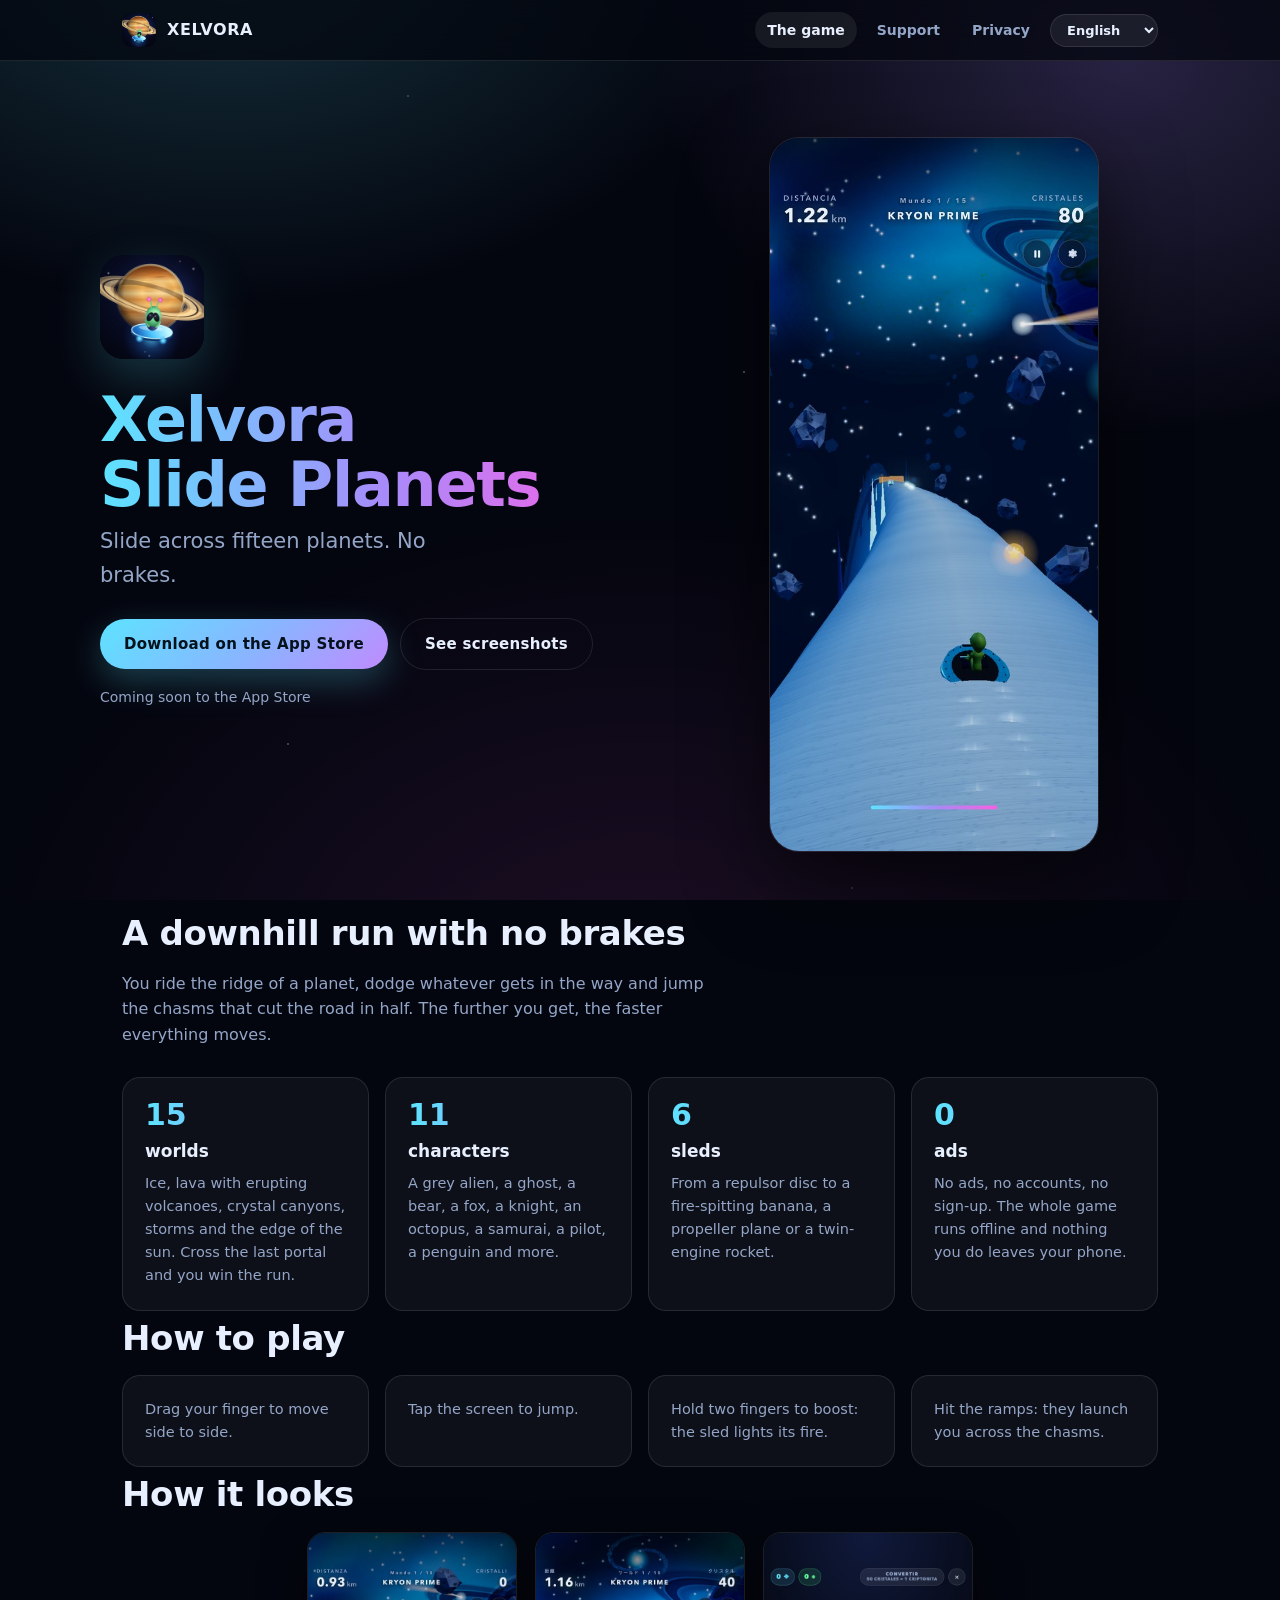
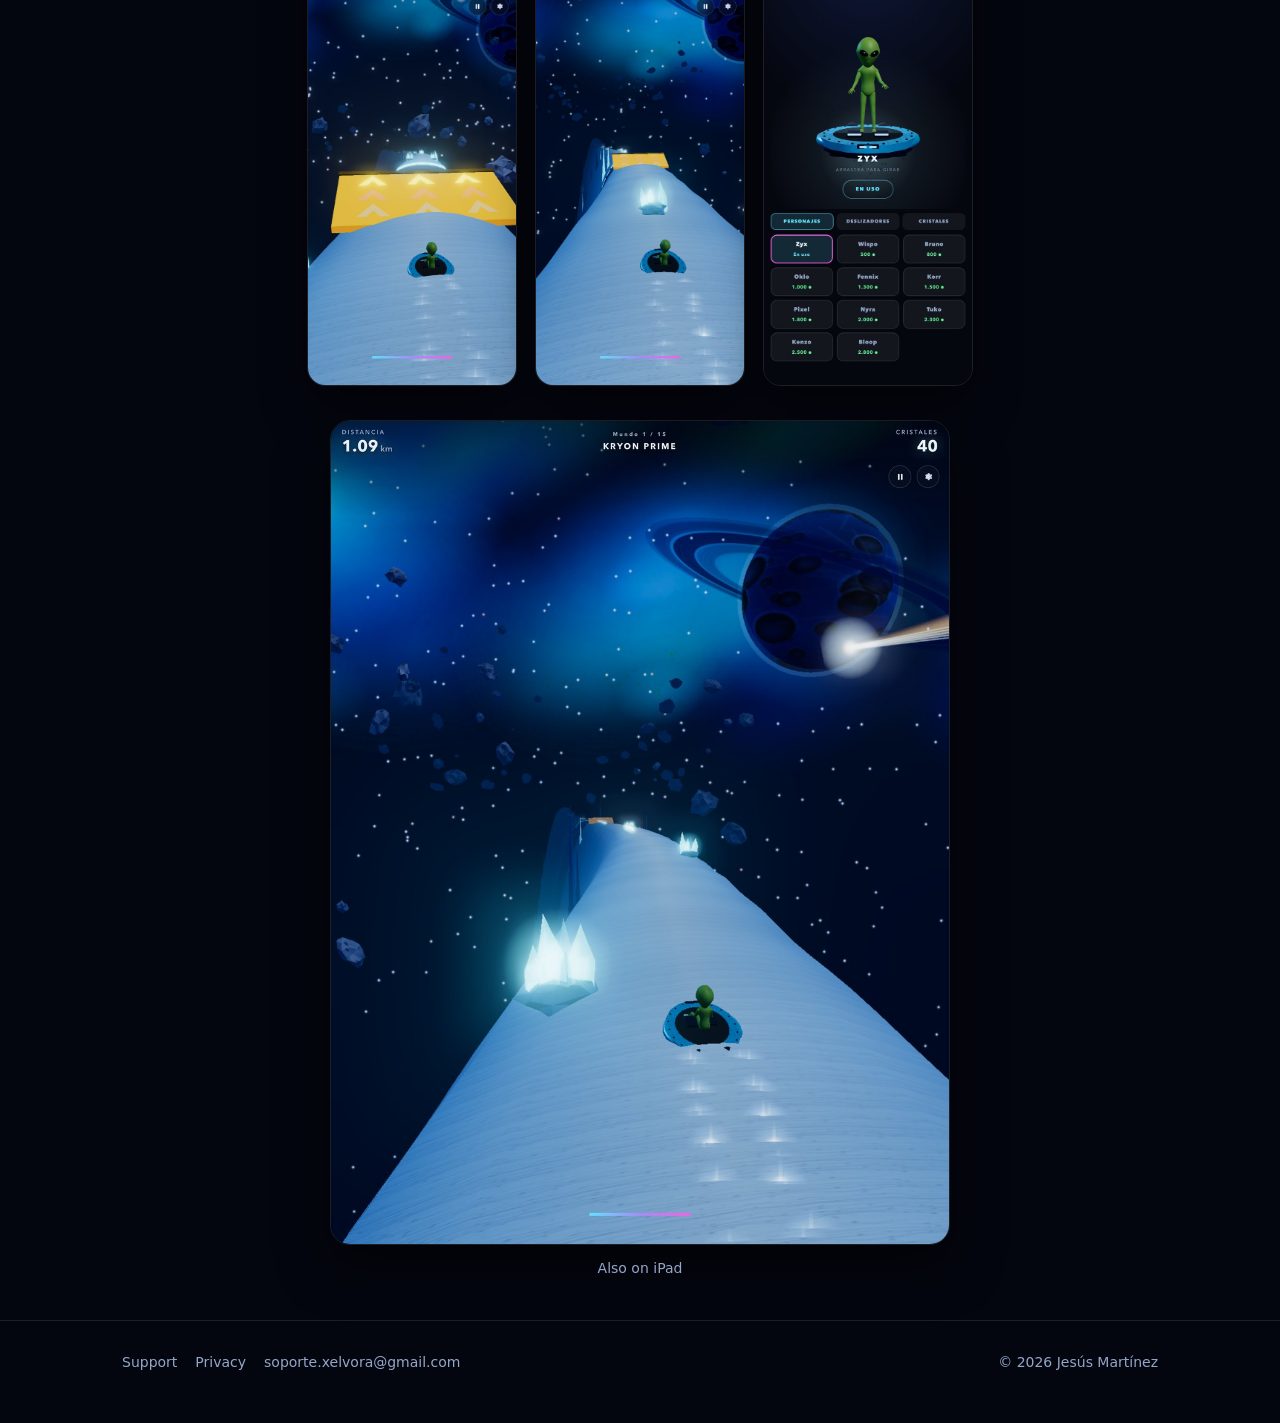
<file: index.html>
<!DOCTYPE html>
<html lang="es">
<head>
<meta charset="utf-8">
<meta name="viewport" content="width=device-width, initial-scale=1">
<title>Xelvora: Slide Planets</title>
<meta name="description" content="Juego de deslizamiento por quince planetas. Esquiva rocas, salta abismos y llega lo más lejos que puedas. Sin conexión, sin anuncios y sin cuentas.">
<meta property="og:title" content="Xelvora: Slide Planets">
<meta property="og:description" content="Deslízate por quince planetas. Sin frenos.">
<meta property="og:image" content="img/icono.png">
<meta property="og:type" content="website">
<link rel="icon" href="img/favicon.png">
<link rel="apple-touch-icon" href="img/icono-180.png">
<link rel="stylesheet" href="css/estilo.css">
<script src="js/idioma.js" defer></script>
</head>
<body>

<header class="barra">
  <div class="envoltorio">
    <a class="marca" href="index.html">
      <img src="img/icono.png" alt="Icono de Xelvora">
      <span>XELVORA</span>
    </a>
    <nav class="menu">
      <a href="index.html" aria-current="page" data-t="navJuego">El juego</a>
      <a href="soporte.html" data-t="navSoporte">Soporte</a>
      <a href="privacidad.html" data-t="navPriv">Privacidad</a>
      <select id="selIdioma" class="idioma" aria-label="Idioma">
        <option value="es">Español</option>
        <option value="en">English</option>
        <option value="fr">Français</option>
        <option value="it">Italiano</option>
        <option value="ja">日本語</option>
        <option value="zh">简体中文</option>
      </select>
    </nav>
  </div>
</header>

<main>
  <section class="portada envoltorio">
    <div>
      <img class="icono" src="img/icono.png" alt="Icono de Xelvora">
      <h1>Xelvora<br>Slide Planets</h1>
      <p class="lema" data-t="lema">Deslízate por quince planetas. Sin frenos.</p>
      <div class="acciones">
        <!-- Cuando la app esté publicada, cambia # por el enlace de la App Store -->
        <a class="boton" href="#" data-t="btnStore">Descargar en App Store</a>
        <a class="boton fantasma" href="#capturas" data-t="btnVer">Ver capturas</a>
      </div>
      <p class="lema" style="font-size:14px;margin-top:16px" data-t="prox">Próximamente en App Store</p>
    </div>
    <figure>
      <img src="img/juego-1.jpg" alt="Partida de Xelvora en un mundo de hielo" width="560" height="1217">
    </figure>
  </section>

  <section class="envoltorio">
    <h2 data-t="quéTit">Un descenso sin frenos</h2>
    <p class="bajada" data-t="quéTxt">Bajas por la cresta de un planeta, esquivas lo que se cruza y saltas los abismos que parten el camino. Cuanto más lejos llegas, más rápido va todo.</p>
    <div class="rejilla">
      <div class="tarjeta">
        <div class="num">15</div>
        <h3 data-t="c1t">mundos</h3>
        <p data-t="c1p">Hielo, lava con volcanes, cañones de cristal, tormentas y la orilla del sol. Cruza el último portal y ganas la partida.</p>
      </div>
      <div class="tarjeta">
        <div class="num">11</div>
        <h3 data-t="c2t">personajes</h3>
        <p data-t="c2p">Un alienígena gris, un fantasma, un oso, un zorro, un caballero, un pulpo, un samurái, una piloto, un pingüino y más.</p>
      </div>
      <div class="tarjeta">
        <div class="num">6</div>
        <h3 data-t="c3t">deslizadores</h3>
        <p data-t="c3p">Del disco de repulsión a una banana que escupe fuego, un avión de hélice o un cohete de dos motores.</p>
      </div>
      <div class="tarjeta">
        <div class="num">0</div>
        <h3 data-t="c4t">anuncios</h3>
        <p data-t="c4p">Ni anuncios, ni cuentas, ni registro. Se juega entero sin conexión y nada de lo que haces sale de tu teléfono.</p>
      </div>
    </div>
  </section>

  <section class="envoltorio">
    <h2 data-t="comoTit">Cómo se juega</h2>
    <div class="rejilla">
      <div class="tarjeta"><p data-t="como1">Arrastra el dedo para moverte de lado a lado.</p></div>
      <div class="tarjeta"><p data-t="como2">Toca la pantalla para saltar.</p></div>
      <div class="tarjeta"><p data-t="como3">Apoya dos dedos para impulsarte: el deslizador enciende el fuego.</p></div>
      <div class="tarjeta"><p data-t="como4">Pasa por las rampas: te lanzan al otro lado de los abismos.</p></div>
    </div>
  </section>

  <section class="envoltorio" id="capturas">
    <h2 data-t="capTit">Así se ve</h2>
    <div class="galeria">
      <img src="img/juego-2.jpg" alt="Rampa de lanzamiento antes de un abismo" width="560" height="1217" loading="lazy">
      <img src="img/juego-4.jpg" alt="Cristales en mitad del camino" width="560" height="1217" loading="lazy">
      <img src="img/juego-3.jpg" alt="Tienda de personajes" width="560" height="1217" loading="lazy">
    </div>
    <figure class="tableta">
      <img src="img/ipad.jpg" alt="Xelvora en iPad" width="1000" height="1333" loading="lazy">
      <figcaption data-t="tambienIpad">También en iPad</figcaption>
    </figure>
  </section>
</main>

<footer>
  <div class="envoltorio">
    <a href="soporte.html" data-t="navSoporte">Soporte</a>
    <a href="privacidad.html" data-t="navPriv">Privacidad</a>
    <a href="mailto:soporte.xelvora@gmail.com">soporte.xelvora@gmail.com</a>
    <span class="derechos">© 2026 Jesús Martínez</span>
  </div>
</footer>

</body>
</html>
</file>
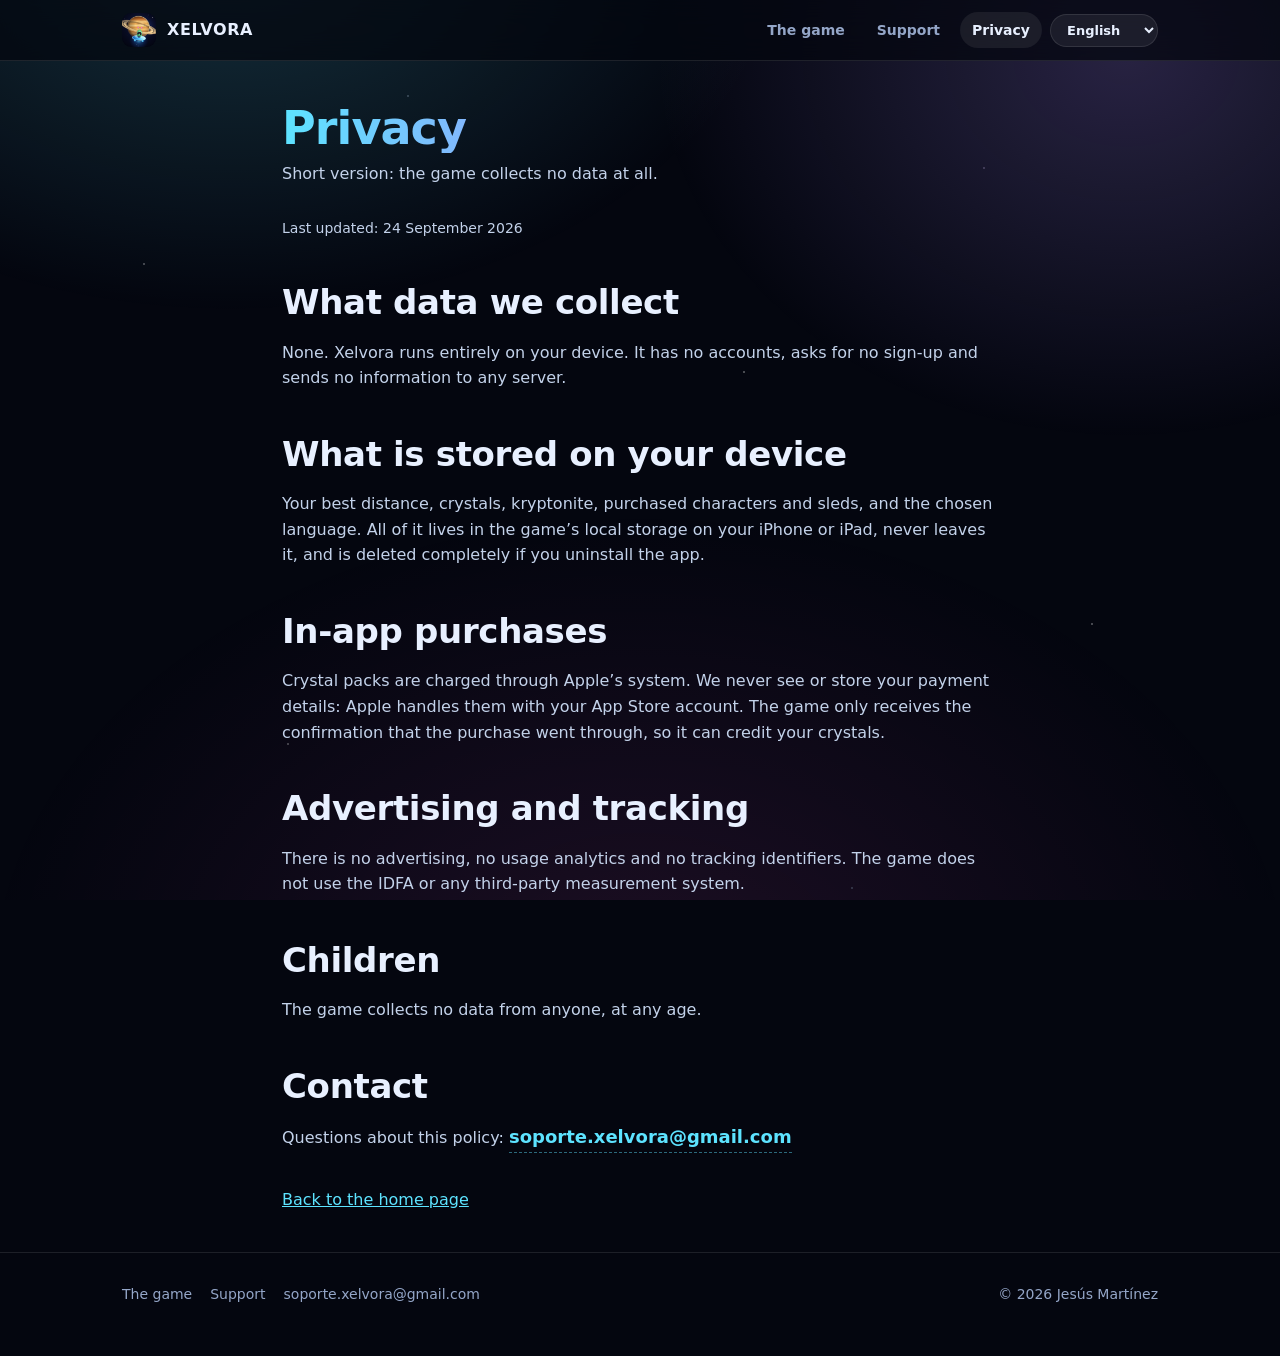
<file: privacidad.html>
<!DOCTYPE html>
<html lang="es">
<head>
<meta charset="utf-8">
<meta name="viewport" content="width=device-width, initial-scale=1">
<title>Privacidad — Xelvora: Slide Planets</title>
<meta name="description" content="Política de privacidad de Xelvora: Slide Planets. El juego no recoge ningún dato.">
<link rel="icon" href="img/favicon.png">
<link rel="apple-touch-icon" href="img/icono-180.png">
<link rel="stylesheet" href="css/estilo.css">
<script src="js/idioma.js" defer></script>
</head>
<body>

<header class="barra">
  <div class="envoltorio">
    <a class="marca" href="index.html">
      <img src="img/icono.png" alt="Icono de Xelvora">
      <span>XELVORA</span>
    </a>
    <nav class="menu">
      <a href="index.html" data-t="navJuego">El juego</a>
      <a href="soporte.html" data-t="navSoporte">Soporte</a>
      <a href="privacidad.html" aria-current="page" data-t="navPriv">Privacidad</a>
      <select id="selIdioma" class="idioma" aria-label="Idioma">
        <option value="es">Español</option>
        <option value="en">English</option>
        <option value="fr">Français</option>
        <option value="it">Italiano</option>
        <option value="ja">日本語</option>
        <option value="zh">简体中文</option>
      </select>
    </nav>
  </div>
</header>

<main class="envoltorio hoja">
  <h1 style="font-size:clamp(32px,5vw,46px)" data-t="privTit">Privacidad</h1>
  <p class="bajada" data-t="privBaj">Resumen: el juego no recoge ningún dato.</p>
  <p class="fecha" data-t="actualizado">Última actualización: 24 de septiembre de 2026</p>

  <h2 data-t="p1t">Qué datos recogemos</h2>
  <p data-t="p1">Ninguno. Xelvora funciona por completo en tu dispositivo. No tiene cuentas, no pide registro y no envía información a ningún servidor.</p>

  <h2 data-t="p2t">Qué se guarda en tu dispositivo</h2>
  <p data-t="p2">El récord de distancia, los cristales, las criptonitas, los personajes y deslizadores comprados y el idioma elegido. Todo eso vive en el almacenamiento local del juego, dentro de tu iPhone o iPad, no sale de ahí y se borra por completo si desinstalas la app.</p>

  <h2 data-t="p3t">Compras dentro de la app</h2>
  <p data-t="p3">Las bolsas de cristales se cobran a través del sistema de Apple. No vemos ni guardamos tus datos de pago: los gestiona Apple con tu cuenta de App Store. El juego solo recibe la confirmación de que la compra se completó, para acreditarte los cristales.</p>

  <h2 data-t="p4t">Publicidad y seguimiento</h2>
  <p data-t="p4">No hay publicidad, ni análisis de uso, ni identificadores de seguimiento. El juego no utiliza el IDFA ni ningún sistema de medición de terceros.</p>

  <h2 data-t="p5t">Menores</h2>
  <p data-t="p5">El juego no recoge datos de nadie, tenga la edad que tenga.</p>

  <h2 data-t="p6t">Contacto</h2>
  <p><span data-t="p6">Si tienes cualquier duda sobre esta política, escribe a</span>
    <a class="correo" href="mailto:soporte.xelvora@gmail.com">soporte.xelvora@gmail.com</a></p>

  <p style="margin-top:34px"><a href="index.html" data-t="volver">Volver al inicio</a></p>
</main>

<footer>
  <div class="envoltorio">
    <a href="index.html" data-t="navJuego">El juego</a>
    <a href="soporte.html" data-t="navSoporte">Soporte</a>
    <a href="mailto:soporte.xelvora@gmail.com">soporte.xelvora@gmail.com</a>
    <span class="derechos">© 2026 Jesús Martínez</span>
  </div>
</footer>

</body>
</html>
</file>
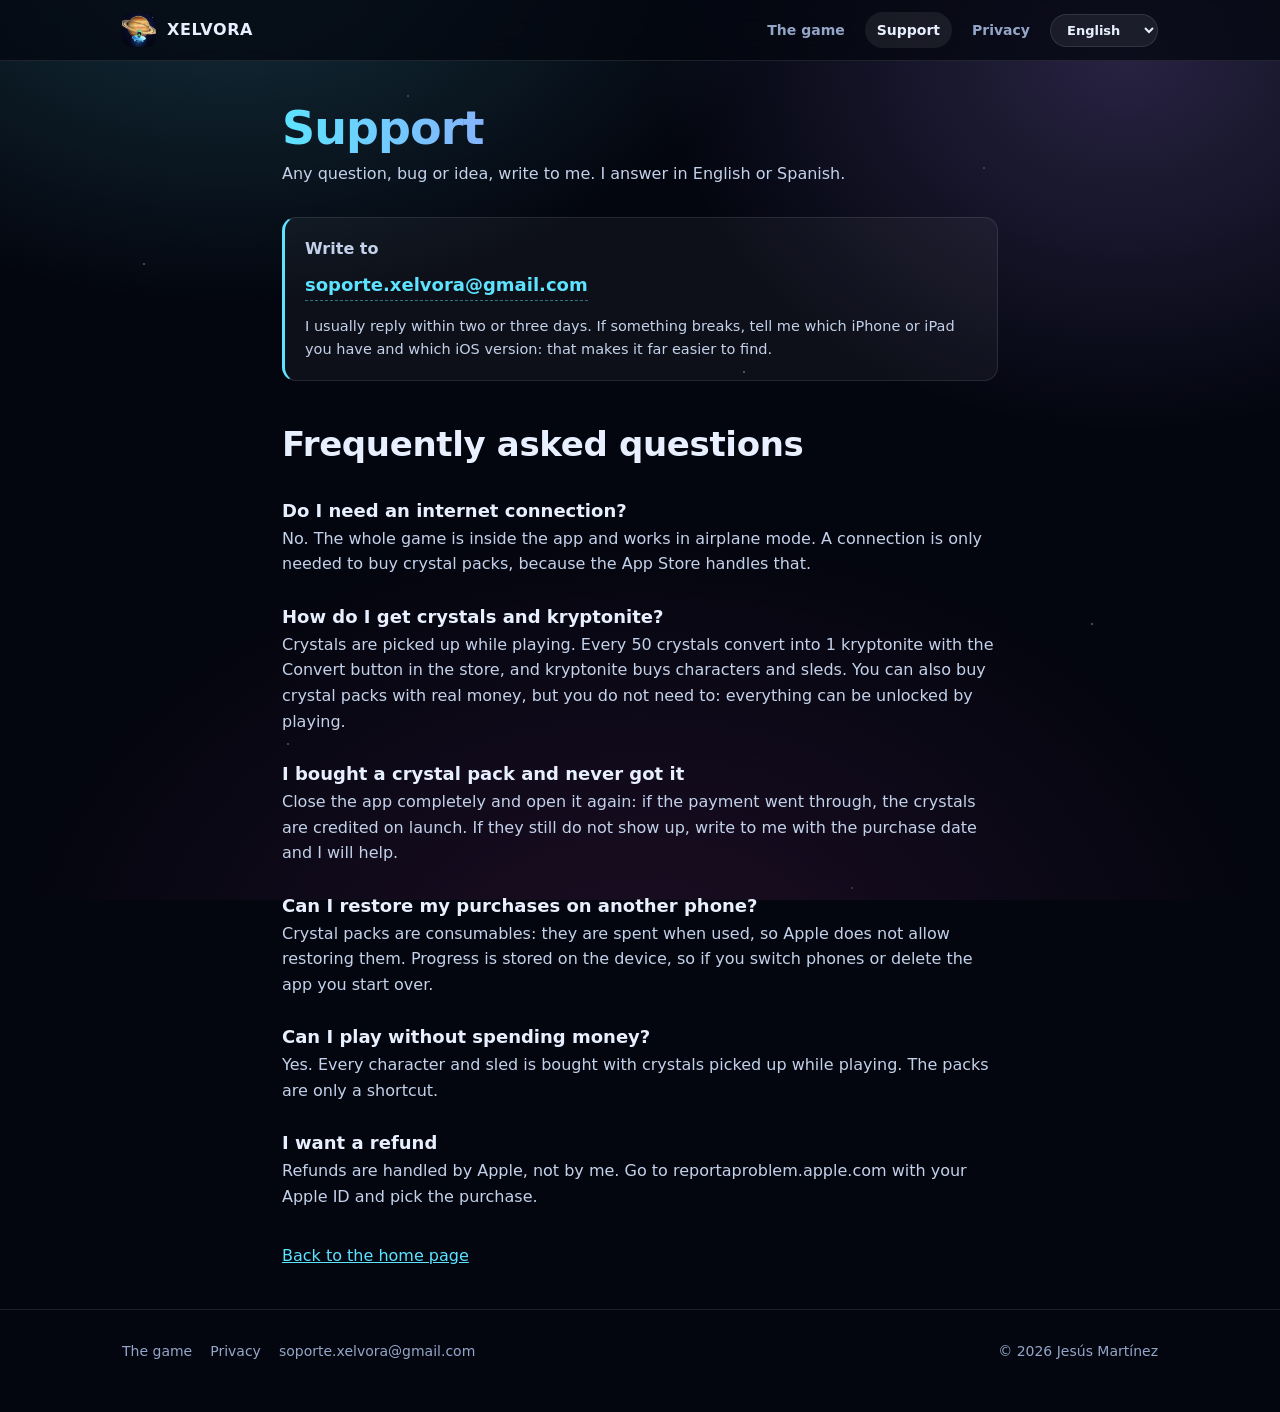
<file: soporte.html>
<!DOCTYPE html>
<html lang="es">
<head>
<meta charset="utf-8">
<meta name="viewport" content="width=device-width, initial-scale=1">
<title>Soporte — Xelvora: Slide Planets</title>
<meta name="description" content="Soporte de Xelvora: Slide Planets. Contacto, preguntas frecuentes sobre cristales, compras y progreso.">
<link rel="icon" href="img/favicon.png">
<link rel="apple-touch-icon" href="img/icono-180.png">
<link rel="stylesheet" href="css/estilo.css">
<script src="js/idioma.js" defer></script>
</head>
<body>

<header class="barra">
  <div class="envoltorio">
    <a class="marca" href="index.html">
      <img src="img/icono.png" alt="Icono de Xelvora">
      <span>XELVORA</span>
    </a>
    <nav class="menu">
      <a href="index.html" data-t="navJuego">El juego</a>
      <a href="soporte.html" aria-current="page" data-t="navSoporte">Soporte</a>
      <a href="privacidad.html" data-t="navPriv">Privacidad</a>
      <select id="selIdioma" class="idioma" aria-label="Idioma">
        <option value="es">Español</option>
        <option value="en">English</option>
        <option value="fr">Français</option>
        <option value="it">Italiano</option>
        <option value="ja">日本語</option>
        <option value="zh">简体中文</option>
      </select>
    </nav>
  </div>
</header>

<main class="envoltorio hoja">
  <h1 style="font-size:clamp(32px,5vw,46px)" data-t="sopTit">Soporte</h1>
  <p class="bajada" data-t="sopBaj">Cualquier duda, fallo o idea, escríbeme. Contesto en español o en inglés.</p>

  <div class="aviso">
    <p style="margin-bottom:10px"><strong data-t="sopCorreo">Escríbeme a</strong></p>
    <a class="correo" href="mailto:soporte.xelvora@gmail.com">soporte.xelvora@gmail.com</a>
    <p style="margin-top:14px;font-size:14.5px" data-t="sopResp">Suelo responder en un plazo de dos o tres días. Si el juego te falla, cuéntame qué iPhone o iPad tienes y qué versión de iOS: con eso lo encuentro mucho antes.</p>
  </div>

  <h2 data-t="faqTit">Preguntas frecuentes</h2>

  <h3 data-t="q1">¿Necesito conexión a internet?</h3>
  <p data-t="a1">No. El juego entero está dentro de la app y funciona en modo avión. Solo hace falta conexión para comprar bolsas de cristales, porque de eso se encarga la App Store.</p>

  <h3 data-t="q2">¿Cómo consigo cristales y criptonitas?</h3>
  <p data-t="a2">Los cristales se recogen jugando. Cada 50 cristales se convierten en 1 criptonita con el botón Convertir de la tienda, y con las criptonitas se compran los personajes y los deslizadores. También puedes comprar bolsas de cristales con dinero real, pero no hace falta: todo se puede desbloquear jugando.</p>

  <h3 data-t="q3">Compré una bolsa de cristales y no me llegó</h3>
  <p data-t="a3">Cierra la app del todo y vuelve a abrirla: si el cobro se completó, los cristales entran al arrancar. Si sigue sin aparecer, escríbeme con la fecha de la compra y te ayudo.</p>

  <h3 data-t="q4">¿Puedo recuperar mis compras en otro teléfono?</h3>
  <p data-t="a4">Las bolsas de cristales son consumibles: se gastan al usarlas, así que Apple no permite restaurarlas. El progreso se guarda en el aparato, de modo que si cambias de teléfono o borras la app, empiezas de cero.</p>

  <h3 data-t="q5">¿Se puede jugar sin gastar dinero?</h3>
  <p data-t="a5">Sí. Todos los personajes y deslizadores se compran con cristales que se recogen jugando. Las bolsas solo son un atajo.</p>

  <h3 data-t="q6">Quiero que me devuelvan una compra</h3>
  <p data-t="a6">Las devoluciones las gestiona Apple, no yo. Entra en reportaproblem.apple.com con tu Apple ID y elige la compra.</p>

  <p style="margin-top:34px"><a href="index.html" data-t="volver">Volver al inicio</a></p>
</main>

<footer>
  <div class="envoltorio">
    <a href="index.html" data-t="navJuego">El juego</a>
    <a href="privacidad.html" data-t="navPriv">Privacidad</a>
    <a href="mailto:soporte.xelvora@gmail.com">soporte.xelvora@gmail.com</a>
    <span class="derechos">© 2026 Jesús Martínez</span>
  </div>
</footer>

</body>
</html>
</file>
<file: css/estilo.css>
/* Xelvora — sitio del juego. Mismos colores y tipografía que la app. */
:root{
  --ink:#e8f0ff;
  --dim:#94a6c8;
  --accent:#5de3ff;
  --accent2:#ff5de3;
  --violet:#a78bfa;
  --fondo:#04060f;
  --tarjeta:rgba(255,255,255,.045);
  --borde:rgba(255,255,255,.10);
  --ancho:1080px;
}

*{box-sizing:border-box;margin:0;padding:0}
html{scroll-behavior:smooth}
body{
  font-family:"Avenir Next","Segoe UI",system-ui,-apple-system,sans-serif;
  background:var(--fondo);
  color:var(--ink);
  line-height:1.6;
  -webkit-font-smoothing:antialiased;
}

/* Cielo: dos halos y un campo de estrellas hecho con degradados repetidos,
   para no cargar ninguna imagen de fondo. */
body::before{
  content:'';position:fixed;inset:0;z-index:-2;
  background:
    radial-gradient(900px 620px at 18% -8%, rgba(93,227,255,.20), transparent 62%),
    radial-gradient(760px 620px at 88% 6%, rgba(167,139,250,.22), transparent 62%),
    radial-gradient(1100px 800px at 50% 110%, rgba(255,93,227,.10), transparent 60%);
}
body::after{
  content:'';position:fixed;inset:0;z-index:-1;opacity:.5;
  background-image:
    radial-gradient(1.4px 1.4px at 12% 22%, #fff, transparent),
    radial-gradient(1.2px 1.2px at 34% 8%, #cfe6ff, transparent),
    radial-gradient(1.6px 1.6px at 62% 31%, #fff, transparent),
    radial-gradient(1.2px 1.2px at 82% 14%, #d9c8ff, transparent),
    radial-gradient(1.3px 1.3px at 24% 62%, #fff, transparent),
    radial-gradient(1.1px 1.1px at 71% 74%, #bfe8ff, transparent),
    radial-gradient(1.5px 1.5px at 91% 52%, #fff, transparent),
    radial-gradient(1.2px 1.2px at 46% 88%, #e6d8ff, transparent);
  background-size:1200px 1200px;
}

.envoltorio{max-width:var(--ancho);margin:0 auto;padding:0 22px}

/* ---------- barra superior ---------- */
header.barra{
  position:sticky;top:0;z-index:20;
  backdrop-filter:blur(14px);
  background:rgba(4,6,15,.72);
  border-bottom:1px solid var(--borde);
}
.barra .envoltorio{display:flex;align-items:center;gap:16px;padding-top:12px;padding-bottom:12px}
.marca{display:flex;align-items:center;gap:11px;text-decoration:none;color:inherit;font-weight:700;letter-spacing:.04em}
.marca img{width:34px;height:34px;border-radius:9px}
nav.menu{margin-left:auto;display:flex;align-items:center;gap:8px;flex-wrap:wrap}
nav.menu a{
  color:var(--dim);text-decoration:none;font-size:14px;font-weight:600;
  padding:7px 12px;border-radius:99px;transition:color .2s,background .2s;
}
nav.menu a:hover,nav.menu a[aria-current]{color:var(--ink);background:rgba(255,255,255,.07)}

select.idioma{
  font-family:inherit;font-size:13px;font-weight:600;color:var(--ink);
  background:rgba(255,255,255,.07);border:1px solid var(--borde);
  border-radius:99px;padding:7px 12px;cursor:pointer;
}
select.idioma option{background:#0b1024;color:var(--ink)}

/* ---------- portada ---------- */
.portada{padding:76px 0 54px;display:grid;grid-template-columns:1.05fr .95fr;gap:44px;align-items:center}
.portada .icono{width:104px;height:104px;border-radius:24px;margin-bottom:22px;
  box-shadow:0 18px 50px rgba(93,227,255,.22)}
h1{
  font-size:clamp(38px,6vw,62px);line-height:1.04;letter-spacing:-.02em;font-weight:800;
  background:linear-gradient(90deg,var(--accent),#a78bfa 52%,var(--accent2));
  -webkit-background-clip:text;background-clip:text;color:transparent;
  margin-bottom:8px;
}
.lema{font-size:clamp(17px,2.2vw,21px);color:var(--dim);max-width:30ch;margin-bottom:26px}
.acciones{display:flex;gap:12px;flex-wrap:wrap;align-items:center}
.boton{
  display:inline-flex;align-items:center;gap:9px;text-decoration:none;
  font-weight:700;font-size:15px;letter-spacing:.02em;
  padding:13px 24px;border-radius:99px;color:#04121c;
  background:linear-gradient(135deg,var(--accent),#8ab4ff 55%,#c08bff);
  box-shadow:0 12px 34px rgba(93,227,255,.26);
  transition:transform .15s ease, box-shadow .15s ease;
}
.boton:hover{transform:translateY(-2px);box-shadow:0 16px 40px rgba(93,227,255,.34)}
.boton.fantasma{
  background:transparent;color:var(--ink);
  border:1px solid var(--borde);box-shadow:none;
}
.boton.fantasma:hover{background:rgba(255,255,255,.06)}

.portada figure{position:relative}
.portada figure img{
  width:100%;height:auto;max-width:330px;display:block;margin:0 auto;border-radius:30px;
  border:1px solid var(--borde);
  box-shadow:0 30px 80px rgba(0,0,0,.6);
}

/* ---------- bloques ---------- */
section{padding:56px 0}
h2{font-size:clamp(25px,3.4vw,34px);font-weight:800;letter-spacing:-.01em;margin-bottom:10px}
.bajada{color:var(--dim);margin-bottom:30px;max-width:60ch}

.rejilla{display:grid;grid-template-columns:repeat(auto-fit,minmax(232px,1fr));gap:16px}
.tarjeta{
  background:var(--tarjeta);border:1px solid var(--borde);
  border-radius:18px;padding:22px;
}
.tarjeta .num{
  font-size:30px;font-weight:800;line-height:1;margin-bottom:8px;
  background:linear-gradient(90deg,var(--accent),var(--violet));
  -webkit-background-clip:text;background-clip:text;color:transparent;
}
.tarjeta h3{font-size:17px;margin-bottom:6px}
.tarjeta p{color:var(--dim);font-size:14.5px}

/* Las capturas de móvil son muy altas: sin un ancho máximo se estiran hasta
   ocupar la pantalla entera. Se muestran en columnas estrechas, del tamaño
   que tendría un teléfono en la mano. */
.galeria{
  display:grid;grid-template-columns:repeat(auto-fit,minmax(150px,210px));
  justify-content:center;gap:18px;max-width:900px;margin:0 auto;
}
.galeria img{
  width:100%;height:auto;display:block;border-radius:18px;border:1px solid var(--borde);
  box-shadow:0 18px 44px rgba(0,0,0,.5);
}

/* El iPad va aparte: es apaisado y descuadraba la fila de teléfonos. */
.tableta{max-width:620px;margin:34px auto 0;text-align:center}
.tableta img{
  width:100%;height:auto;display:block;border-radius:20px;border:1px solid var(--borde);
  box-shadow:0 20px 50px rgba(0,0,0,.55);
}
.tableta figcaption{color:var(--dim);font-size:14px;margin-top:12px}

/* ---------- textos largos (soporte y privacidad) ---------- */
.hoja{max-width:760px;padding-top:44px}
.hoja h2{margin-top:36px}
.hoja h3{margin-top:26px;font-size:18px}
.hoja p,.hoja li{color:#c3d2ea}
.hoja ul,.hoja ol{margin:12px 0 12px 22px}
.hoja li{margin-bottom:7px}
.hoja a{color:var(--accent)}
.fecha{color:var(--dim);font-size:14px}
.aviso{
  background:var(--tarjeta);border:1px solid var(--borde);
  border-left:3px solid var(--accent);border-radius:14px;padding:18px 20px;margin:22px 0;
}
.correo{
  display:inline-block;font-weight:700;font-size:18px;color:var(--accent);
  text-decoration:none;border-bottom:1px dashed rgba(93,227,255,.45);
}

/* ---------- pie ---------- */
footer{border-top:1px solid var(--borde);margin-top:40px;padding:30px 0 50px;color:var(--dim);font-size:14px}
footer .envoltorio{display:flex;gap:18px;flex-wrap:wrap;align-items:center}
footer a{color:var(--dim);text-decoration:none}
footer a:hover{color:var(--ink)}
footer .derechos{margin-left:auto}

@media (max-width:820px){
  .portada{grid-template-columns:1fr;padding-top:44px;text-align:center}
  .portada .icono{margin-left:auto;margin-right:auto}
  .lema{margin-left:auto;margin-right:auto}
  .acciones{justify-content:center}
  footer .derechos{margin-left:0}
}
</file>
